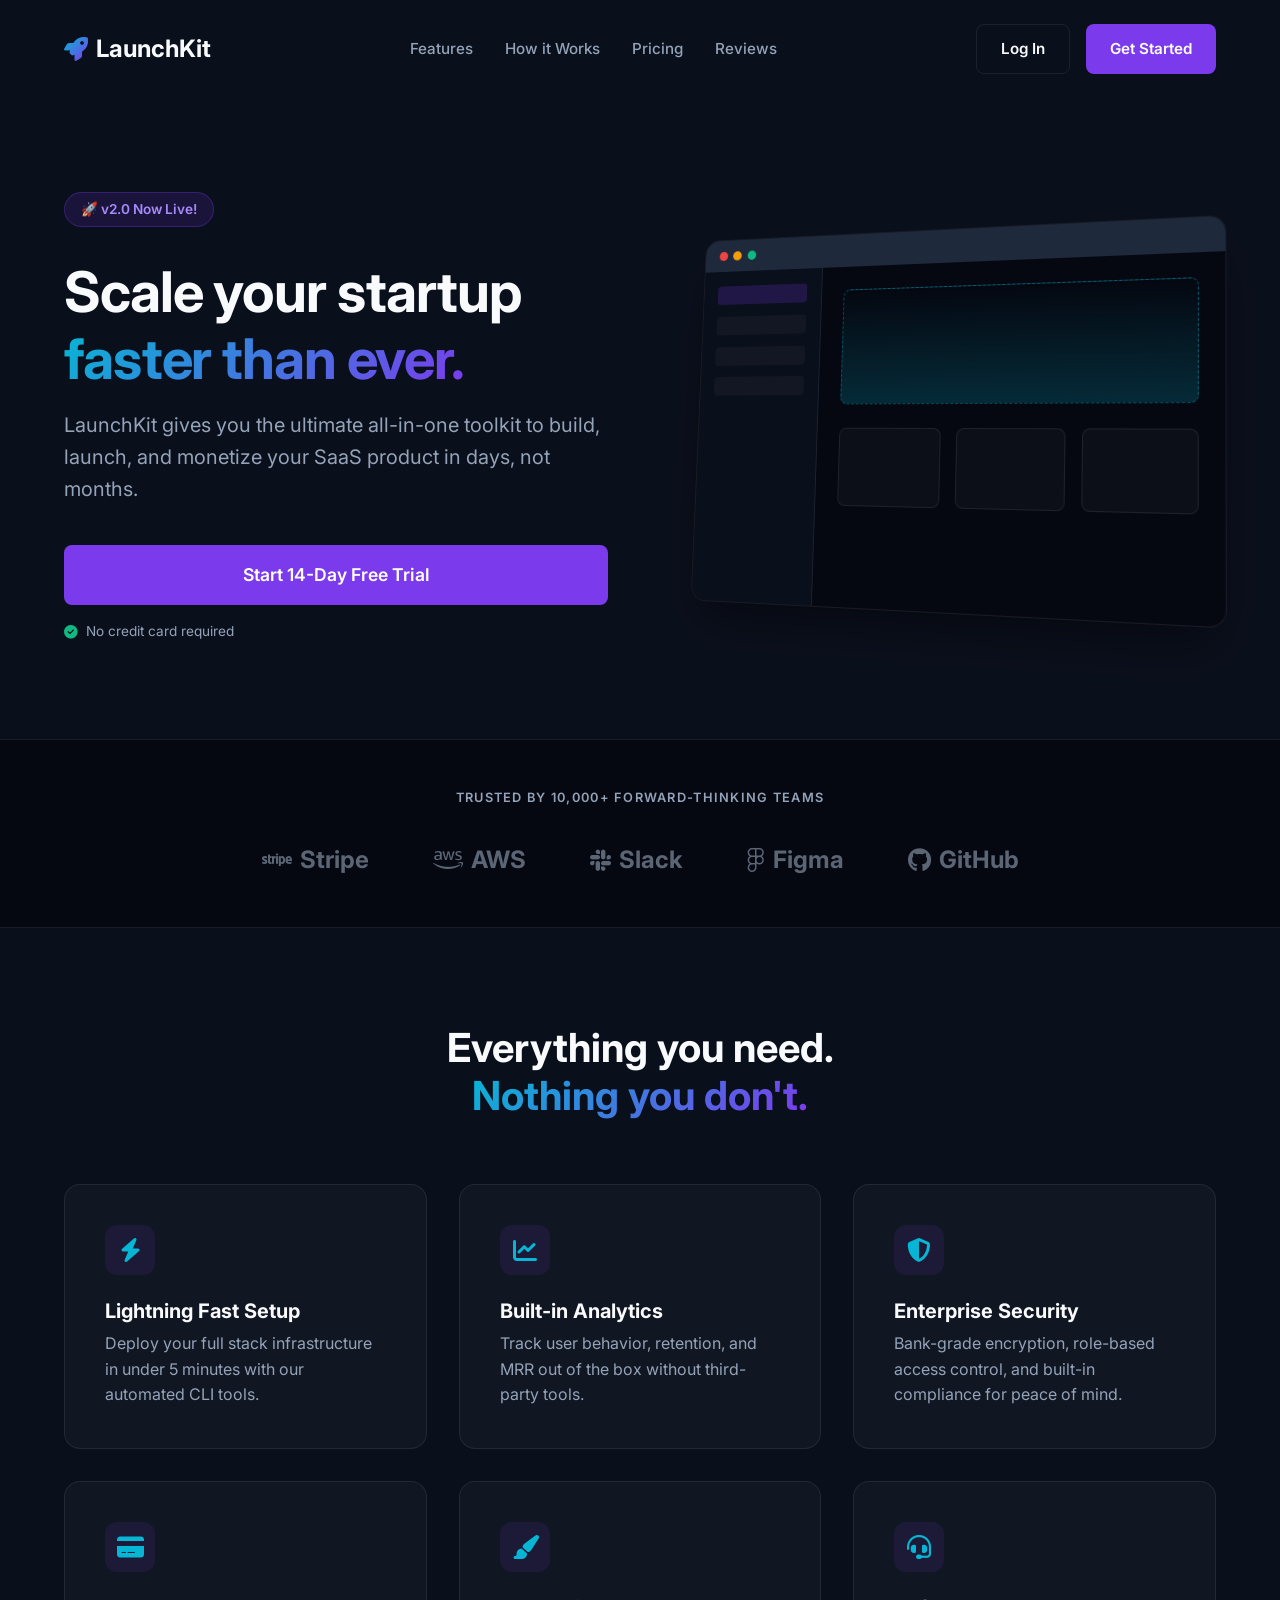
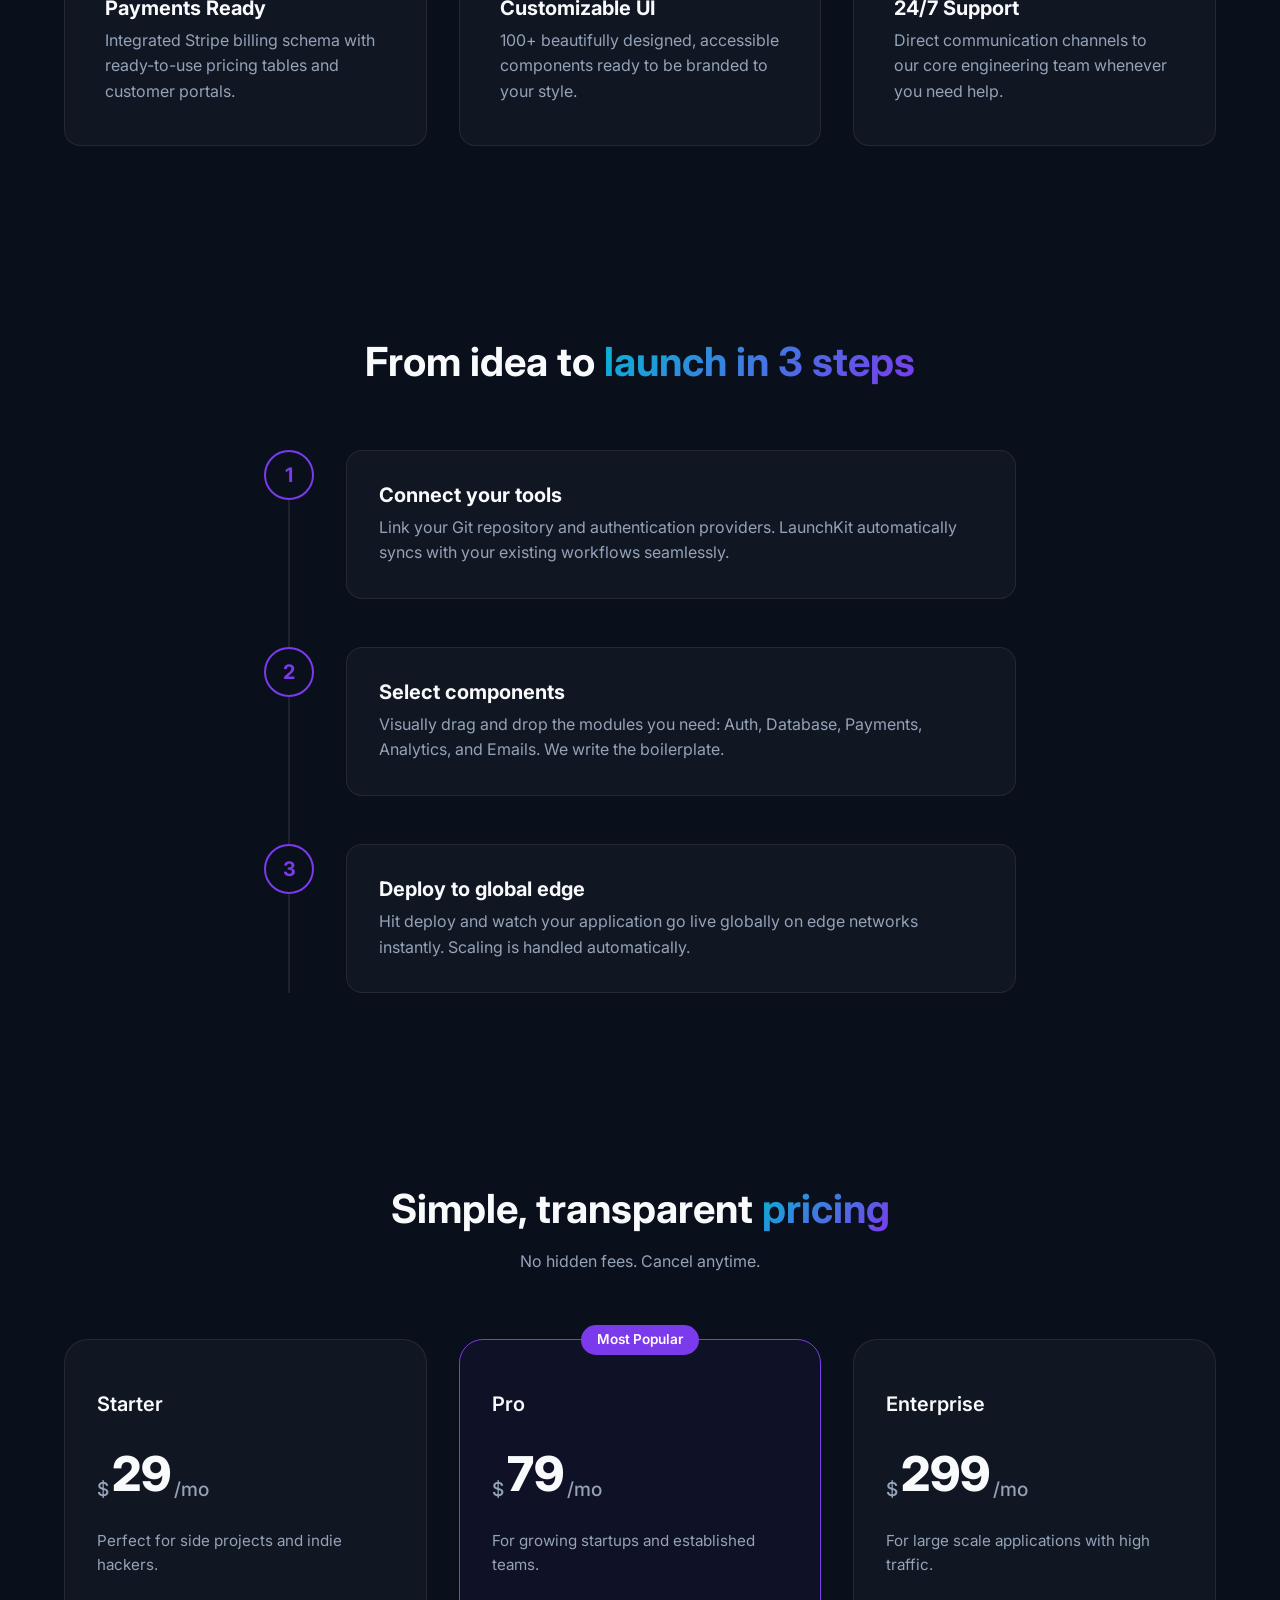
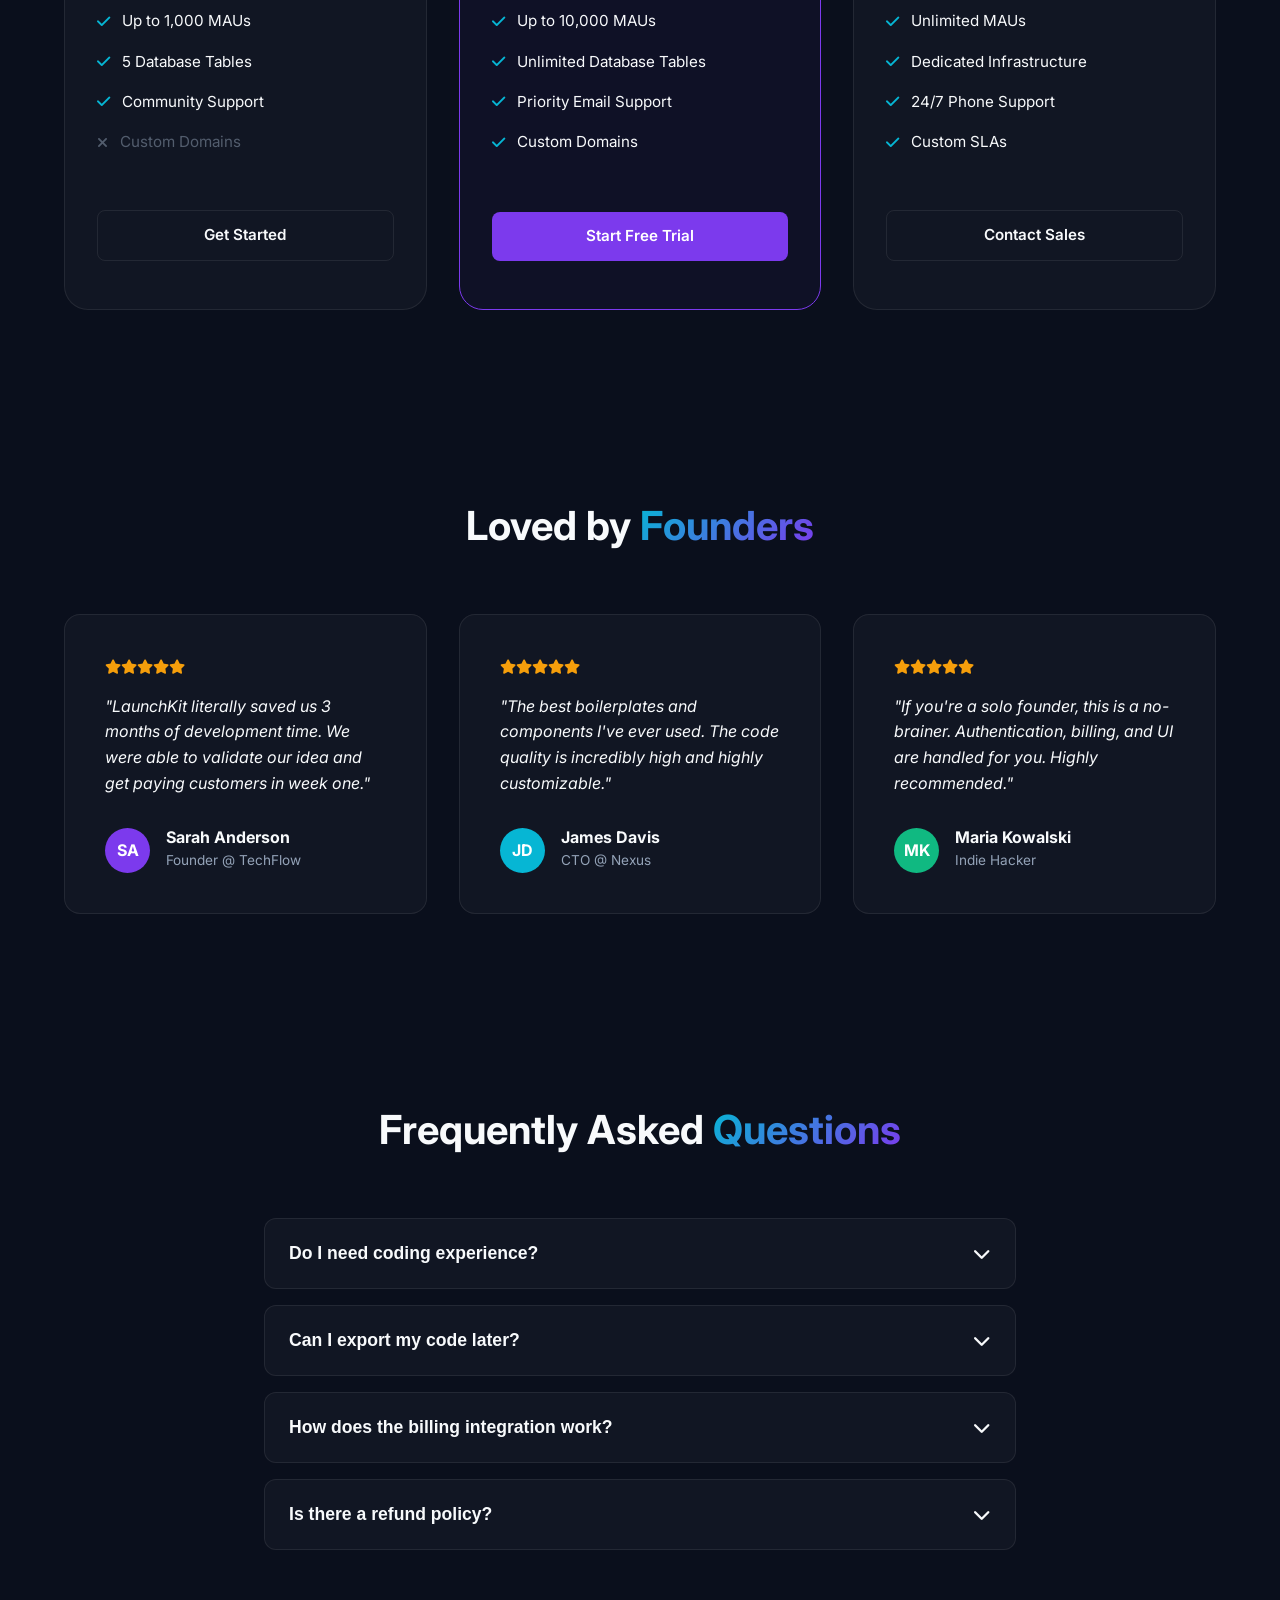
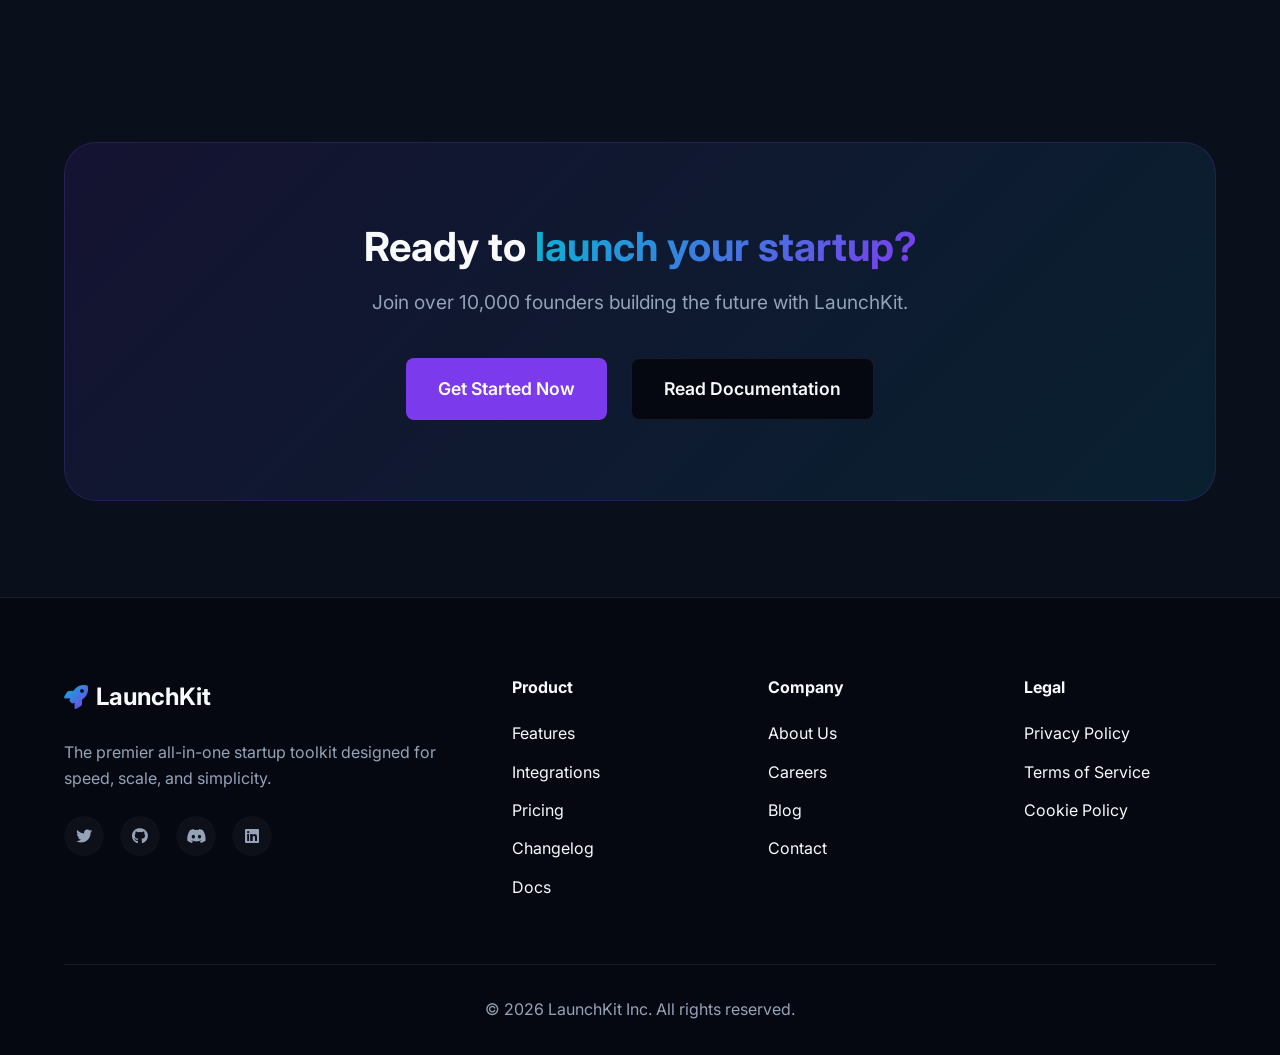
<file: index.html>
<!DOCTYPE html>
<html lang="en">
<head>
    <meta charset="UTF-8">
    <meta name="viewport" content="width=device-width, initial-scale=1.0">
    <title>LaunchKit | The All-in-One Startup Toolkit</title>
    <meta name="description" content="LaunchKit gives you everything you need to build, launch, and scale your startup faster.">
    
    <!-- Google Fonts -->
    <link rel="preconnect" href="https://fonts.googleapis.com">
    <link rel="preconnect" href="https://fonts.gstatic.com" crossorigin>
    <link href="https://fonts.googleapis.com/css2?family=Inter:wght@300;400;500;600;700;800&display=swap" rel="stylesheet">
    
    <!-- Font Awesome -->
    <link rel="stylesheet" href="https://cdnjs.cloudflare.com/ajax/libs/font-awesome/6.4.0/css/all.min.css">
    
    <!-- AOS Animation CSS -->
    <link href="https://unpkg.com/aos@2.3.1/dist/aos.css" rel="stylesheet">
    
    <!-- Custom CSS -->
    <link rel="stylesheet" href="styles.css">
</head>
<body>
    <!-- Navbar -->
    <nav class="navbar" id="navbar">
        <div class="container nav-container">
            <a href="#" class="logo">
                <i class="fa-solid fa-rocket text-gradient"></i> LaunchKit
            </a>
            <ul class="nav-links">
                <li><a href="#features">Features</a></li>
                <li><a href="#how-it-works">How it Works</a></li>
                <li><a href="#pricing">Pricing</a></li>
                <li><a href="#testimonials">Reviews</a></li>
            </ul>
            <div class="nav-buttons">
                <a href="#" class="btn btn-outline">Log In</a>
                <a href="#" class="btn btn-primary">Get Started</a>
            </div>
            <div class="mobile-menu-btn" id="mobile-menu-btn">
                <i class="fa-solid fa-bars"></i>
            </div>
        </div>
    </nav>

    <!-- Hero Section -->
    <header class="hero">
        <div class="hero-bg-shapes">
            <div class="shape shape-1"></div>
            <div class="shape shape-2"></div>
        </div>
        <div class="container hero-container">
            <div class="hero-content" data-aos="fade-up" data-aos-duration="1000">
                <div class="badge">🚀 v2.0 Now Live!</div>
                <h1>Scale your startup <br> <span class="text-gradient">faster than ever.</span></h1>
                <p>LaunchKit gives you the ultimate all-in-one toolkit to build, launch, and monetize your SaaS product in days, not months.</p>
                <div class="hero-cta">
                    <a href="#pricing" class="btn btn-primary btn-large">Start 14-Day Free Trial</a>
                    <div class="trusted-text"><i class="fa-solid fa-check-circle"></i> No credit card required</div>
                </div>
            </div>
            <div class="hero-image" data-aos="fade-up" data-aos-delay="200" data-aos-duration="1000">
                <div class="dashboard-mockup">
                    <div class="mockup-header">
                        <div class="dots">
                            <span></span><span></span><span></span>
                        </div>
                    </div>
                    <div class="mockup-body">
                        <div class="sidebar">
                            <div class="sidebar-item active"></div>
                            <div class="sidebar-item"></div>
                            <div class="sidebar-item"></div>
                            <div class="sidebar-item"></div>
                        </div>
                        <div class="main-content">
                            <div class="chart-area"></div>
                            <div class="cards-area">
                                <div class="mini-card"></div>
                                <div class="mini-card"></div>
                                <div class="mini-card"></div>
                            </div>
                        </div>
                    </div>
                </div>
            </div>
        </div>
    </header>

    <!-- Trusted By Section -->
    <section class="trusted-by">
        <div class="container">
            <p class="section-subtitle">TRUSTED BY 10,000+ FORWARD-THINKING TEAMS</p>
            <div class="logo-grid" data-aos="fade-up">
                <div class="company-logo"><i class="fa-brands fa-stripe"></i> <span class="logo-text">Stripe</span></div>
                <div class="company-logo"><i class="fa-brands fa-aws"></i> <span class="logo-text">AWS</span></div>
                <div class="company-logo"><i class="fa-brands fa-slack"></i> <span class="logo-text">Slack</span></div>
                <div class="company-logo"><i class="fa-brands fa-figma"></i> <span class="logo-text">Figma</span></div>
                <div class="company-logo"><i class="fa-brands fa-github"></i> <span class="logo-text">GitHub</span></div>
            </div>
        </div>
    </section>

    <!-- Features Section -->
    <section id="features" class="features section-padding">
        <div class="container">
            <div class="section-header" data-aos="fade-up">
                <h2>Everything you need. <br><span class="text-gradient">Nothing you don't.</span></h2>
            </div>
            <div class="features-grid">
                <div class="feature-card" data-aos="fade-up" data-aos-delay="100">
                    <div class="feature-icon"><i class="fa-solid fa-bolt"></i></div>
                    <h3>Lightning Fast Setup</h3>
                    <p>Deploy your full stack infrastructure in under 5 minutes with our automated CLI tools.</p>
                </div>
                <div class="feature-card" data-aos="fade-up" data-aos-delay="200">
                    <div class="feature-icon"><i class="fa-solid fa-chart-line"></i></div>
                    <h3>Built-in Analytics</h3>
                    <p>Track user behavior, retention, and MRR out of the box without third-party tools.</p>
                </div>
                <div class="feature-card" data-aos="fade-up" data-aos-delay="300">
                    <div class="feature-icon"><i class="fa-solid fa-shield-halved"></i></div>
                    <h3>Enterprise Security</h3>
                    <p>Bank-grade encryption, role-based access control, and built-in compliance for peace of mind.</p>
                </div>
                <div class="feature-card" data-aos="fade-up" data-aos-delay="400">
                    <div class="feature-icon"><i class="fa-solid fa-credit-card"></i></div>
                    <h3>Payments Ready</h3>
                    <p>Integrated Stripe billing schema with ready-to-use pricing tables and customer portals.</p>
                </div>
                <div class="feature-card" data-aos="fade-up" data-aos-delay="500">
                    <div class="feature-icon"><i class="fa-solid fa-paintbrush"></i></div>
                    <h3>Customizable UI</h3>
                    <p>100+ beautifully designed, accessible components ready to be branded to your style.</p>
                </div>
                <div class="feature-card" data-aos="fade-up" data-aos-delay="600">
                    <div class="feature-icon"><i class="fa-solid fa-headset"></i></div>
                    <h3>24/7 Support</h3>
                    <p>Direct communication channels to our core engineering team whenever you need help.</p>
                </div>
            </div>
        </div>
    </section>

    <!-- How It Works -->
    <section id="how-it-works" class="how-it-works section-padding">
        <div class="container container-narrow">
            <div class="section-header" data-aos="fade-up">
                <h2>From idea to <span class="text-gradient">launch in 3 steps</span></h2>
            </div>
            <div class="steps-container">
                <div class="step" data-aos="fade-right">
                    <div class="step-number">1</div>
                    <div class="step-content">
                        <h3>Connect your tools</h3>
                        <p>Link your Git repository and authentication providers. LaunchKit automatically syncs with your existing workflows seamlessly.</p>
                    </div>
                </div>
                <div class="step" data-aos="fade-left">
                    <div class="step-number">2</div>
                    <div class="step-content">
                        <h3>Select components</h3>
                        <p>Visually drag and drop the modules you need: Auth, Database, Payments, Analytics, and Emails. We write the boilerplate.</p>
                    </div>
                </div>
                <div class="step" data-aos="fade-right">
                    <div class="step-number">3</div>
                    <div class="step-content">
                        <h3>Deploy to global edge</h3>
                        <p>Hit deploy and watch your application go live globally on edge networks instantly. Scaling is handled automatically.</p>
                    </div>
                </div>
            </div>
        </div>
    </section>

    <!-- Pricing Section -->
    <section id="pricing" class="pricing section-padding">
        <div class="container">
            <div class="section-header" data-aos="fade-up">
                <h2>Simple, transparent <span class="text-gradient">pricing</span></h2>
                <p>No hidden fees. Cancel anytime.</p>
            </div>
            <div class="pricing-grid">
                <!-- Basic Tier -->
                <div class="pricing-card" data-aos="fade-up" data-aos-delay="100">
                    <div class="tier-name">Starter</div>
                    <div class="price"><span>$</span>29<span>/mo</span></div>
                    <p class="tier-desc">Perfect for side projects and indie hackers.</p>
                    <ul class="feature-list">
                        <li><i class="fa-solid fa-check"></i> Up to 1,000 MAUs</li>
                        <li><i class="fa-solid fa-check"></i> 5 Database Tables</li>
                        <li><i class="fa-solid fa-check"></i> Community Support</li>
                        <li class="disabled"><i class="fa-solid fa-xmark"></i> Custom Domains</li>
                    </ul>
                    <a href="#" class="btn btn-outline btn-full">Get Started</a>
                </div>
                
                <!-- Popular Tier -->
                <div class="pricing-card popular" data-aos="fade-up" data-aos-delay="200">
                    <div class="popular-badge">Most Popular</div>
                    <div class="tier-name">Pro</div>
                    <div class="price"><span>$</span>79<span>/mo</span></div>
                    <p class="tier-desc">For growing startups and established teams.</p>
                    <ul class="feature-list">
                        <li><i class="fa-solid fa-check"></i> Up to 10,000 MAUs</li>
                        <li><i class="fa-solid fa-check"></i> Unlimited Database Tables</li>
                        <li><i class="fa-solid fa-check"></i> Priority Email Support</li>
                        <li><i class="fa-solid fa-check"></i> Custom Domains</li>
                    </ul>
                    <a href="#" class="btn btn-primary btn-full">Start Free Trial</a>
                </div>

                <!-- Enterprise Tier -->
                <div class="pricing-card" data-aos="fade-up" data-aos-delay="300">
                    <div class="tier-name">Enterprise</div>
                    <div class="price"><span>$</span>299<span>/mo</span></div>
                    <p class="tier-desc">For large scale applications with high traffic.</p>
                    <ul class="feature-list">
                        <li><i class="fa-solid fa-check"></i> Unlimited MAUs</li>
                        <li><i class="fa-solid fa-check"></i> Dedicated Infrastructure</li>
                        <li><i class="fa-solid fa-check"></i> 24/7 Phone Support</li>
                        <li><i class="fa-solid fa-check"></i> Custom SLAs</li>
                    </ul>
                    <a href="#" class="btn btn-outline btn-full">Contact Sales</a>
                </div>
            </div>
        </div>
    </section>

    <!-- Testimonials Section -->
    <section id="testimonials" class="testimonials section-padding">
        <div class="container">
            <div class="section-header" data-aos="fade-up">
                <h2>Loved by <span class="text-gradient">Founders</span></h2>
            </div>
            <div class="testimonial-grid">
                <div class="testimonial-card" data-aos="zoom-in" data-aos-delay="100">
                    <div class="stars">
                        <i class="fa-solid fa-star"></i><i class="fa-solid fa-star"></i><i class="fa-solid fa-star"></i><i class="fa-solid fa-star"></i><i class="fa-solid fa-star"></i>
                    </div>
                    <p class="quote">"LaunchKit literally saved us 3 months of development time. We were able to validate our idea and get paying customers in week one."</p>
                    <div class="author">
                        <div class="author-avatar" style="background-color: #7c3aed;">SA</div>
                        <div class="author-info">
                            <h4>Sarah Anderson</h4>
                            <span>Founder @ TechFlow</span>
                        </div>
                    </div>
                </div>
                <div class="testimonial-card" data-aos="zoom-in" data-aos-delay="200">
                    <div class="stars">
                        <i class="fa-solid fa-star"></i><i class="fa-solid fa-star"></i><i class="fa-solid fa-star"></i><i class="fa-solid fa-star"></i><i class="fa-solid fa-star"></i>
                    </div>
                    <p class="quote">"The best boilerplates and components I've ever used. The code quality is incredibly high and highly customizable."</p>
                    <div class="author">
                        <div class="author-avatar" style="background-color: #06b6d4;">JD</div>
                        <div class="author-info">
                            <h4>James Davis</h4>
                            <span>CTO @ Nexus</span>
                        </div>
                    </div>
                </div>
                <div class="testimonial-card" data-aos="zoom-in" data-aos-delay="300">
                    <div class="stars">
                        <i class="fa-solid fa-star"></i><i class="fa-solid fa-star"></i><i class="fa-solid fa-star"></i><i class="fa-solid fa-star"></i><i class="fa-solid fa-star"></i>
                    </div>
                    <p class="quote">"If you're a solo founder, this is a no-brainer. Authentication, billing, and UI are handled for you. Highly recommended."</p>
                    <div class="author">
                        <div class="author-avatar" style="background-color: #10b981;">MK</div>
                        <div class="author-info">
                            <h4>Maria Kowalski</h4>
                            <span>Indie Hacker</span>
                        </div>
                    </div>
                </div>
            </div>
        </div>
    </section>

    <!-- FAQ Section -->
    <section class="faq section-padding">
        <div class="container container-narrow">
            <div class="section-header" data-aos="fade-up">
                <h2>Frequently Asked <span class="text-gradient">Questions</span></h2>
            </div>
            <div class="accordion" data-aos="fade-up" data-aos-delay="100">
                <div class="accordion-item">
                    <button class="accordion-header">
                        Do I need coding experience?
                        <i class="fa-solid fa-chevron-down"></i>
                    </button>
                    <div class="accordion-content">
                        <p>Basic knowledge of HTML/CSS/JS is recommended, but our visual editor and extensive documentation make it accessible even for beginners. We handle complex backend logic for you.</p>
                    </div>
                </div>
                <div class="accordion-item">
                    <button class="accordion-header">
                        Can I export my code later?
                        <i class="fa-solid fa-chevron-down"></i>
                    </button>
                    <div class="accordion-content">
                        <p>Yes, absolutely! You own your code 100%. If you ever decide to move away from LaunchKit, you can export your entire project as standard React/Node.js files.</p>
                    </div>
                </div>
                <div class="accordion-item">
                    <button class="accordion-header">
                        How does the billing integration work?
                        <i class="fa-solid fa-chevron-down"></i>
                    </button>
                    <div class="accordion-content">
                        <p>We provide a one-click integration with Stripe. Simply paste your API keys securely, and we automatically generate pricing tables, customer portals, and handle webhooks.</p>
                    </div>
                </div>
                <div class="accordion-item">
                    <button class="accordion-header">
                        Is there a refund policy?
                        <i class="fa-solid fa-chevron-down"></i>
                    </button>
                    <div class="accordion-content">
                        <p>Yes, we offer a 14-day money-back guarantee. If you're not satisfied, simply contact our support team and we'll issue a full refund, no questions asked.</p>
                    </div>
                </div>
            </div>
        </div>
    </section>

    <!-- Final CTA -->
    <section class="cta section-padding">
        <div class="container">
            <div class="cta-box" data-aos="zoom-in">
                <h2>Ready to <span class="text-gradient">launch your startup?</span></h2>
                <p>Join over 10,000 founders building the future with LaunchKit.</p>
                <div class="cta-actions">
                    <a href="#" class="btn btn-primary btn-large">Get Started Now</a>
                    <a href="#" class="btn btn-outline btn-large bg-dark">Read Documentation</a>
                </div>
            </div>
        </div>
    </section>

    <!-- Footer -->
    <footer>
        <div class="container">
            <div class="footer-grid">
                <div class="footer-brand">
                    <a href="#" class="logo">
                        <i class="fa-solid fa-rocket text-gradient"></i> LaunchKit
                    </a>
                    <p>The premier all-in-one startup toolkit designed for speed, scale, and simplicity.</p>
                    <div class="social-links">
                        <a href="#"><i class="fa-brands fa-twitter"></i></a>
                        <a href="#"><i class="fa-brands fa-github"></i></a>
                        <a href="#"><i class="fa-brands fa-discord"></i></a>
                        <a href="#"><i class="fa-brands fa-linkedin"></i></a>
                    </div>
                </div>
                <div class="footer-links">
                    <h4>Product</h4>
                    <ul>
                        <li><a href="#">Features</a></li>
                        <li><a href="#">Integrations</a></li>
                        <li><a href="#">Pricing</a></li>
                        <li><a href="#">Changelog</a></li>
                        <li><a href="#">Docs</a></li>
                    </ul>
                </div>
                <div class="footer-links">
                    <h4>Company</h4>
                    <ul>
                        <li><a href="#">About Us</a></li>
                        <li><a href="#">Careers</a></li>
                        <li><a href="#">Blog</a></li>
                        <li><a href="#">Contact</a></li>
                    </ul>
                </div>
                <div class="footer-links">
                    <h4>Legal</h4>
                    <ul>
                        <li><a href="#">Privacy Policy</a></li>
                        <li><a href="#">Terms of Service</a></li>
                        <li><a href="#">Cookie Policy</a></li>
                    </ul>
                </div>
            </div>
            <div class="footer-bottom">
                <p>&copy; 2026 LaunchKit Inc. All rights reserved.</p>
            </div>
        </div>
    </footer>

    <!-- AOS JS -->
    <script src="https://unpkg.com/aos@2.3.1/dist/aos.js"></script>
    <!-- Custom script -->
    <script src="script.js"></script>
</body>
</html>
</file>
<file: styles.css>
:root {
    /* Color Palette */
    --bg-dark: #0a0f1c;
    --bg-darker: #050811;
    --primary: #7c3aed;
    --primary-hover: #6d28d9;
    --accent: #06b6d4;
    --text-main: #f8fafc;
    --text-muted: #94a3b8;
    
    /* Variables */
    --card-bg: rgba(255, 255, 255, 0.03);
    --card-border: rgba(255, 255, 255, 0.08);
    --transition: all 0.3s ease;
    
    /* Font */
    --font-main: 'Inter', sans-serif;
}

* {
    margin: 0;
    padding: 0;
    box-sizing: border-box;
}

html {
    scroll-behavior: smooth;
    background-color: var(--bg-dark);
}

body {
    font-family: var(--font-main);
    background-color: var(--bg-dark);
    color: var(--text-main);
    line-height: 1.6;
    overflow-x: hidden;
}

/* Typography & Utilities */
h1, h2, h3, h4, h5, h6 {
    font-weight: 700;
    line-height: 1.2;
    margin-bottom: 1rem;
}

h1 {
    font-size: 3.5rem;
    letter-spacing: -0.02em;
}

h2 {
    font-size: 2.5rem;
    margin-bottom: 1rem;
}

h3 {
    font-size: 1.25rem;
    margin-bottom: 0.5rem;
}

p {
    color: var(--text-muted);
}

a {
    text-decoration: none;
    color: inherit;
    transition: var(--transition);
}

ul {
    list-style: none;
}

.container {
    max-width: 1200px;
    margin: 0 auto;
    padding: 0 1.5rem;
}

.container-narrow {
    max-width: 800px;
}

.section-padding {
    padding: 6rem 0;
}

.section-header {
    text-align: center;
    margin-bottom: 4rem;
}

.text-gradient {
    background: linear-gradient(135deg, var(--accent), var(--primary));
    -webkit-background-clip: text;
    -webkit-text-fill-color: transparent;
    background-clip: text;
}

/* Buttons */
.btn {
    display: inline-flex;
    align-items: center;
    justify-content: center;
    padding: 0.75rem 1.5rem;
    border-radius: 0.5rem;
    font-weight: 600;
    font-size: 0.95rem;
    transition: var(--transition);
    cursor: pointer;
    border: none;
}

.btn-primary {
    background: var(--primary);
    color: white;
}

.btn-primary:hover {
    background: var(--primary-hover);
    box-shadow: 0 0 20px rgba(124, 58, 237, 0.4);
    transform: translateY(-2px);
}

.btn-outline {
    background: transparent;
    border: 1px solid var(--card-border);
    color: var(--text-main);
}

.btn-outline:hover {
    border-color: var(--text-muted);
    background: rgba(255, 255, 255, 0.05);
}

.btn-large {
    padding: 1rem 2rem;
    font-size: 1.1rem;
}

.btn-full {
    width: 100%;
}

.bg-dark {
    background-color: var(--bg-darker);
}

/* Badge */
.badge {
    display: inline-block;
    padding: 0.35rem 1rem;
    background: rgba(124, 58, 237, 0.15);
    border: 1px solid rgba(124, 58, 237, 0.3);
    color: #a78bfa;
    border-radius: 2rem;
    font-size: 0.85rem;
    font-weight: 600;
    margin-bottom: 2rem;
}

/* Navbar */
.navbar {
    position: fixed;
    top: 0;
    left: 0;
    width: 100%;
    z-index: 1000;
    padding: 1.5rem 0;
    transition: var(--transition);
}

.navbar.scrolled {
    background: rgba(10, 15, 28, 0.8);
    backdrop-filter: blur(12px);
    -webkit-backdrop-filter: blur(12px);
    padding: 1rem 0;
    border-bottom: 1px solid var(--card-border);
}

.nav-container {
    display: flex;
    justify-content: space-between;
    align-items: center;
}

.logo {
    font-size: 1.5rem;
    font-weight: 700;
    display: flex;
    align-items: center;
    gap: 0.5rem;
}

.nav-links {
    display: flex;
    gap: 2rem;
}

.nav-links a {
    font-weight: 500;
    font-size: 0.95rem;
    color: var(--text-muted);
}

.nav-links a:hover {
    color: var(--text-main);
}

.nav-buttons {
    display: flex;
    gap: 1rem;
}

.mobile-menu-btn {
    display: none;
    font-size: 1.5rem;
    cursor: pointer;
}

/* Hero Section */
.hero {
    position: relative;
    padding: 12rem 0 6rem;
    overflow: hidden;
}

.hero-bg-shapes {
    position: absolute;
    top: 0;
    left: 0;
    width: 100%;
    height: 100%;
    z-index: -1;
    overflow: hidden;
}

.shape {
    position: absolute;
    border-radius: 50%;
    filter: blur(80px);
    opacity: 0.5;
}

.shape-1 {
    top: -10%;
    left: -10%;
    width: 500px;
    height: 500px;
    background: rgba(124, 58, 237, 0.2);
}

.shape-2 {
    bottom: -20%;
    right: -10%;
    width: 600px;
    height: 600px;
    background: rgba(6, 182, 212, 0.15);
}

.hero-container {
    display: grid;
    grid-template-columns: 1fr 1fr;
    gap: 4rem;
    align-items: center;
}

.hero-content p {
    font-size: 1.25rem;
    margin-bottom: 2.5rem;
}

.hero-cta {
    display: flex;
    flex-direction: column;
    gap: 1rem;
}

.trusted-text {
    font-size: 0.85rem;
    color: var(--text-muted);
    display: flex;
    align-items: center;
    gap: 0.5rem;
}

.trusted-text i {
    color: #10b981;
}

/* Hero Mockup Animation */
.dashboard-mockup {
    background: var(--bg-darker);
    border: 1px solid var(--card-border);
    border-radius: 1rem;
    overflow: hidden;
    box-shadow: 0 25px 50px -12px rgba(0, 0, 0, 0.5);
    transform: perspective(1000px) rotateY(-15deg) rotateX(5deg);
    transition: var(--transition);
}

.dashboard-mockup:hover {
    transform: perspective(1000px) rotateY(0) rotateX(0);
}

.mockup-header {
    background: #1e293b;
    padding: 0.75rem 1rem;
    display: flex;
    align-items: center;
}

.dots {
    display: flex;
    gap: 0.4rem;
}

.dots span {
    width: 10px;
    height: 10px;
    border-radius: 50%;
    background: #475569;
}

.dots span:nth-child(1) { background: #ef4444; }
.dots span:nth-child(2) { background: #f59e0b; }
.dots span:nth-child(3) { background: #10b981; }

.mockup-body {
    display: flex;
    height: 350px;
}

.sidebar {
    width: 25%;
    background: var(--bg-dark);
    padding: 1rem;
    border-right: 1px solid var(--card-border);
}

.sidebar-item {
    height: 20px;
    background: var(--card-bg);
    border-radius: 4px;
    margin-bottom: 0.8rem;
}

.sidebar-item.active {
    background: rgba(124, 58, 237, 0.2);
}

.main-content {
    width: 75%;
    padding: 1.5rem;
    display: flex;
    flex-direction: column;
    gap: 1.5rem;
}

.chart-area {
    height: 120px;
    background: linear-gradient(to top, rgba(6, 182, 212, 0.2), transparent);
    border: 1px dashed rgba(6, 182, 212, 0.4);
    border-radius: 8px;
}

.cards-area {
    display: flex;
    gap: 1rem;
}

.mini-card {
    flex: 1;
    height: 80px;
    background: var(--card-bg);
    border-radius: 8px;
    border: 1px solid var(--card-border);
}

/* Trusted By */
.trusted-by {
    padding: 3rem 0;
    border-top: 1px solid var(--card-border);
    border-bottom: 1px solid var(--card-border);
    background: var(--bg-darker);
}

.section-subtitle {
    text-align: center;
    font-size: 0.8rem;
    font-weight: 600;
    letter-spacing: 0.1em;
    margin-bottom: 2rem;
}

.logo-grid {
    display: flex;
    justify-content: center;
    align-items: center;
    gap: 4rem;
    flex-wrap: wrap;
}

.company-logo {
    display: flex;
    align-items: center;
    gap: 0.5rem;
    font-size: 1.5rem;
    color: var(--text-muted);
    font-weight: 700;
    opacity: 0.6;
    transition: var(--transition);
}

.company-logo:hover {
    opacity: 1;
    color: var(--text-main);
}

/* Features */
.features-grid {
    display: grid;
    grid-template-columns: repeat(auto-fit, minmax(300px, 1fr));
    gap: 2rem;
}

.feature-card {
    background: var(--card-bg);
    border: 1px solid var(--card-border);
    padding: 2.5rem;
    border-radius: 1rem;
    transition: var(--transition);
}

.feature-card:hover {
    transform: translateY(-5px);
    background: rgba(255, 255, 255, 0.05);
    border-color: rgba(124, 58, 237, 0.3);
}

.feature-icon {
    width: 50px;
    height: 50px;
    background: rgba(124, 58, 237, 0.1);
    color: var(--accent);
    display: flex;
    align-items: center;
    justify-content: center;
    border-radius: 12px;
    font-size: 1.5rem;
    margin-bottom: 1.5rem;
}

/* How It Works */
.steps-container {
    display: flex;
    flex-direction: column;
    gap: 3rem;
    position: relative;
}

.steps-container::before {
    content: '';
    position: absolute;
    left: 24px;
    top: 0;
    bottom: 0;
    width: 2px;
    background: var(--card-border);
    z-index: 0;
}

.step {
    display: flex;
    gap: 2rem;
    position: relative;
    z-index: 1;
}

.step-number {
    width: 50px;
    height: 50px;
    background: var(--bg-dark);
    border: 2px solid var(--primary);
    color: var(--primary);
    border-radius: 50%;
    display: flex;
    align-items: center;
    justify-content: center;
    font-size: 1.25rem;
    font-weight: 700;
    flex-shrink: 0;
}

.step-content {
    background: var(--card-bg);
    border: 1px solid var(--card-border);
    padding: 2rem;
    border-radius: 1rem;
    width: 100%;
}

/* Pricing Section */
.pricing-grid {
    display: grid;
    grid-template-columns: repeat(3, 1fr);
    gap: 2rem;
}

.pricing-card {
    background: var(--card-bg);
    border: 1px solid var(--card-border);
    padding: 3rem 2rem;
    border-radius: 1.5rem;
    position: relative;
    display: flex;
    flex-direction: column;
}

.pricing-card.popular {
    background: rgba(124, 58, 237, 0.05);
    border-color: var(--primary);
    transform: scale(1.05);
}

.popular-badge {
    position: absolute;
    top: -15px;
    left: 50%;
    transform: translateX(-50%);
    background: var(--primary);
    color: white;
    padding: 0.25rem 1rem;
    border-radius: 1rem;
    font-size: 0.85rem;
    font-weight: 600;
}

.tier-name {
    font-size: 1.25rem;
    font-weight: 600;
    margin-bottom: 1rem;
}

.price {
    font-size: 3rem;
    font-weight: 800;
    color: var(--text-main);
    margin-bottom: 1rem;
    display: flex;
    align-items: flex-end;
    gap: 0.2rem;
}

.price span {
    font-size: 1.2rem;
    color: var(--text-muted);
    font-weight: 500;
    margin-bottom: 0.5rem;
}

.tier-desc {
    margin-bottom: 2rem;
    font-size: 0.95rem;
}

.feature-list {
    margin-bottom: 2.5rem;
    flex-grow: 1;
}

.feature-list li {
    margin-bottom: 1rem;
    display: flex;
    align-items: center;
    gap: 0.75rem;
    font-size: 0.95rem;
}

.feature-list li i {
    color: var(--accent);
}

.feature-list li.disabled {
    color: var(--text-muted);
    opacity: 0.5;
}

.feature-list li.disabled i {
    color: var(--text-muted);
}

/* Testimonials */
.testimonial-grid {
    display: grid;
    grid-template-columns: repeat(auto-fit, minmax(300px, 1fr));
    gap: 2rem;
}

.testimonial-card {
    background: var(--card-bg);
    border: 1px solid var(--card-border);
    padding: 2.5rem;
    border-radius: 1rem;
}

.stars {
    color: #f59e0b;
    margin-bottom: 1rem;
    font-size: 0.9rem;
}

.quote {
    font-style: italic;
    color: var(--text-main);
    margin-bottom: 2rem;
}

.author {
    display: flex;
    align-items: center;
    gap: 1rem;
}

.author-avatar {
    width: 45px;
    height: 45px;
    border-radius: 50%;
    display: flex;
    align-items: center;
    justify-content: center;
    font-weight: 700;
    color: white;
}

.author-info h4 {
    margin: 0;
    font-size: 1rem;
}

.author-info span {
    font-size: 0.85rem;
    color: var(--text-muted);
}

/* FAQ Accordion */
.accordion {
    display: flex;
    flex-direction: column;
    gap: 1rem;
}

.accordion-item {
    background: var(--card-bg);
    border: 1px solid var(--card-border);
    border-radius: 0.75rem;
    overflow: hidden;
}

.accordion-header {
    width: 100%;
    padding: 1.5rem;
    display: flex;
    justify-content: space-between;
    align-items: center;
    background: transparent;
    border: none;
    color: var(--text-main);
    font-size: 1.1rem;
    font-weight: 600;
    text-align: left;
    cursor: pointer;
}

.accordion-header i {
    transition: transform 0.3s ease;
}

.accordion-item.active .accordion-header i {
    transform: rotate(180deg);
}

.accordion-content {
    padding: 0 1.5rem;
    max-height: 0;
    overflow: hidden;
    transition: max-height 0.3s ease, padding 0.3s ease;
}

.accordion-item.active .accordion-content {
    padding: 0 1.5rem 1.5rem;
    max-height: 200px;
}

/* CTA Section */
.cta-box {
    background: linear-gradient(135deg, rgba(124, 58, 237, 0.1), rgba(6, 182, 212, 0.1));
    border: 1px solid rgba(124, 58, 237, 0.2);
    padding: 5rem 3rem;
    border-radius: 2rem;
    text-align: center;
}

.cta-box p {
    font-size: 1.2rem;
    margin-bottom: 2.5rem;
}

.cta-actions {
    display: flex;
    justify-content: center;
    gap: 1.5rem;
}

/* Footer */
footer {
    background: var(--bg-darker);
    padding: 5rem 0 2rem;
    border-top: 1px solid var(--card-border);
}

.footer-grid {
    display: grid;
    grid-template-columns: 2fr 1fr 1fr 1fr;
    gap: 4rem;
    margin-bottom: 4rem;
}

.footer-brand p {
    margin: 1.5rem 0;
}

.social-links {
    display: flex;
    gap: 1rem;
}

.social-links a {
    width: 40px;
    height: 40px;
    background: var(--card-bg);
    border-radius: 50%;
    display: flex;
    align-items: center;
    justify-content: center;
    color: var(--text-muted);
}

.social-links a:hover {
    background: var(--primary);
    color: white;
}

.footer-links h4 {
    color: var(--text-main);
    margin-bottom: 1.5rem;
}

.footer-links ul {
    display: flex;
    flex-direction: column;
    gap: 0.8rem;
}

.footer-links a:hover {
    color: var(--accent);
}

.footer-bottom {
    text-align: center;
    padding-top: 2rem;
    border-top: 1px solid var(--card-border);
    color: var(--text-muted);
}

/* Responsive Design */
@media (max-width: 992px) {
    h1 { font-size: 2.8rem; }
    
    .hero-container {
        grid-template-columns: 1fr;
        text-align: center;
    }

    .hero-content {
        order: 1;
    }
    
    .hero-cta {
        align-items: center;
    }

    .hero-image {
        order: 2;
        max-width: 600px;
        margin: 0 auto;
    }

    .pricing-grid {
        grid-template-columns: 1fr;
        max-width: 500px;
        margin: 0 auto;
    }
    
    .pricing-card.popular {
        transform: scale(1);
    }
    
    .footer-grid {
        grid-template-columns: 1fr 1fr;
    }
}

@media (max-width: 768px) {
    h1 { font-size: 2.2rem; }
    h2 { font-size: 2rem; }
    
    .nav-links, .nav-buttons {
        display: none;
    }
    
    .mobile-menu-btn {
        display: block;
    }
    
    .steps-container::before {
        left: 20px;
    }
    
    .step-number {
        width: 40px;
        height: 40px;
        font-size: 1rem;
    }
    
    .cta-actions {
        flex-direction: column;
    }
    
    .footer-grid {
        grid-template-columns: 1fr;
        gap: 2rem;
    }
}
</file>
